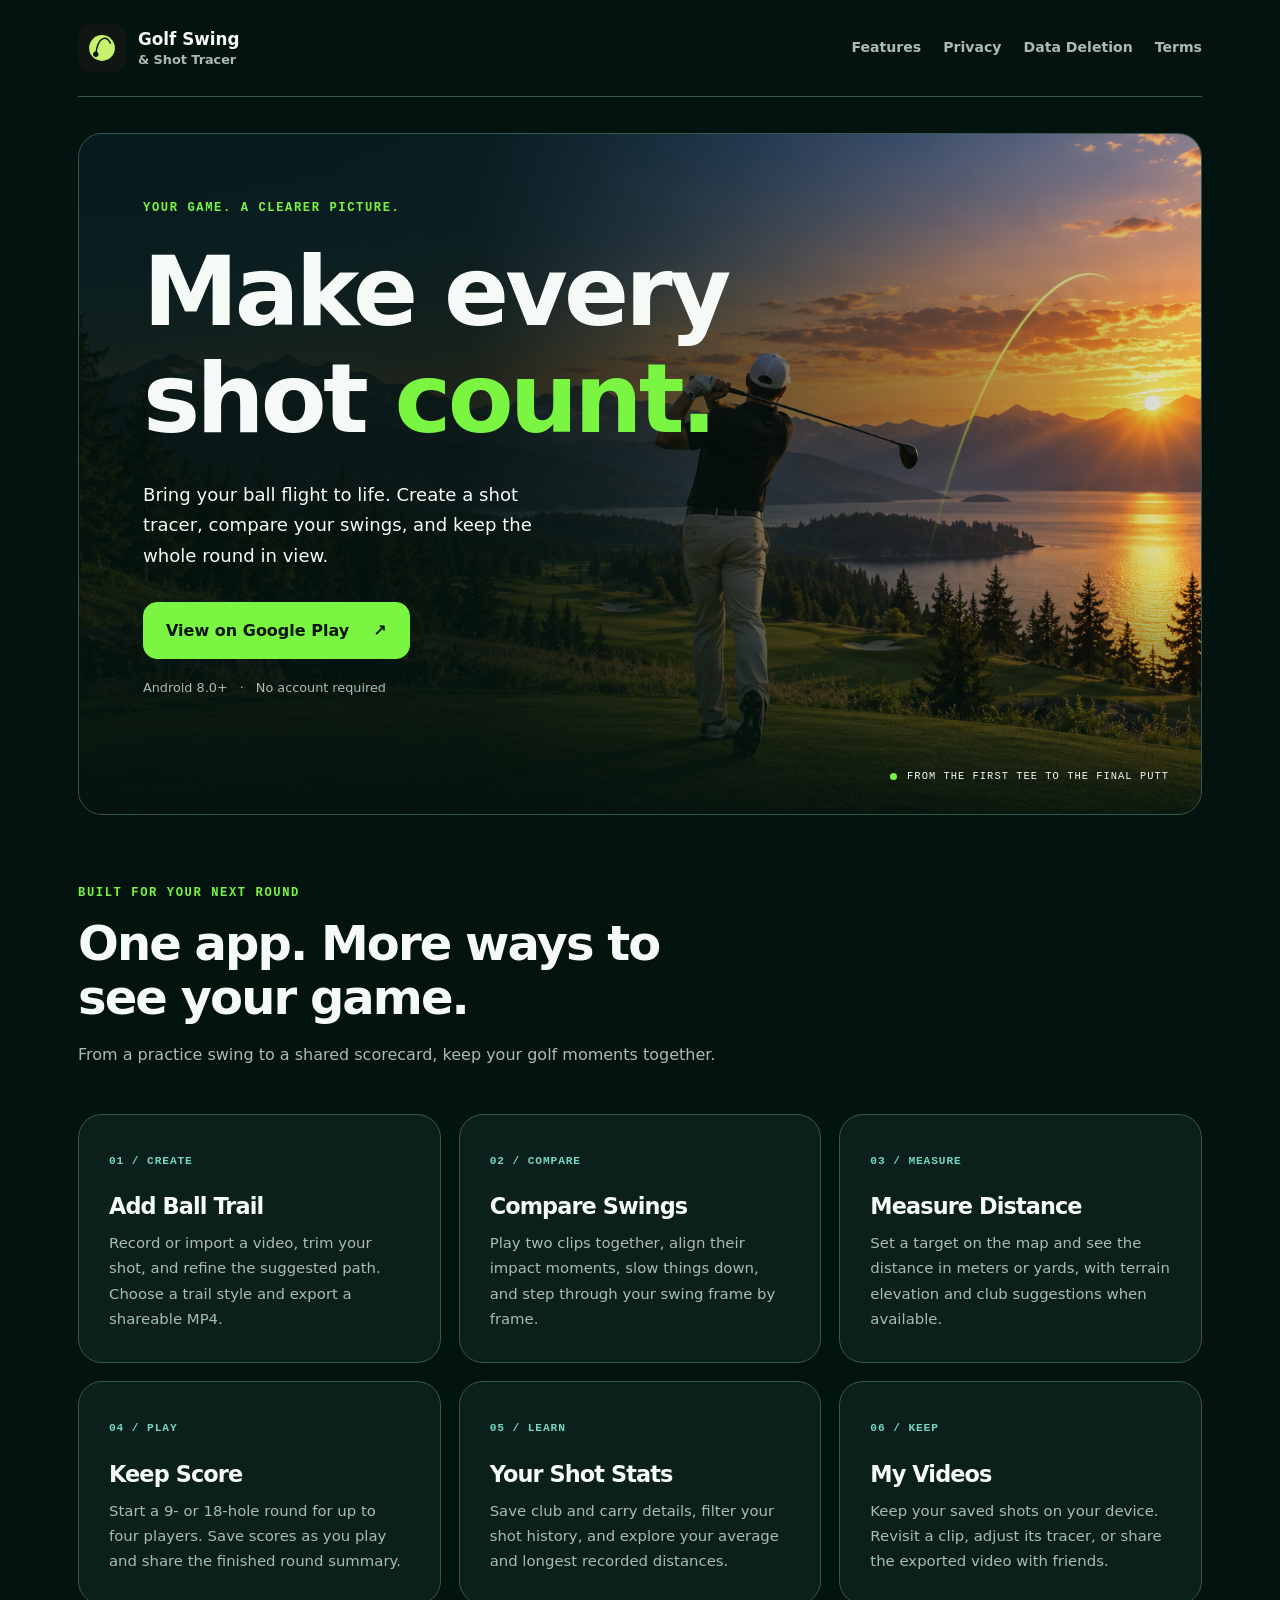
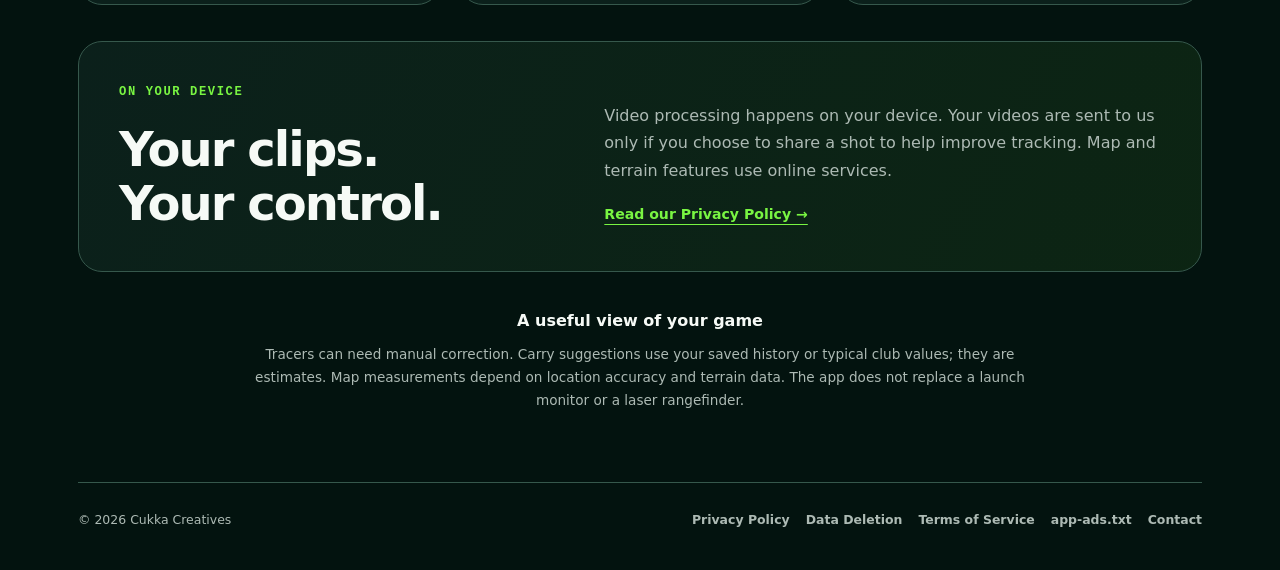
<file: index.html>
<!doctype html>
<html lang="en">
<head>
  <meta charset="utf-8" />
  <meta name="viewport" content="width=device-width, initial-scale=1" />
  <meta name="description" content="Trace your golf shots, compare swings, measure map distances, and keep your scorecard with Golf Swing &amp; Shot Tracer for Android." />
  <meta name="theme-color" content="#03130f" />
  <title>Golf Swing &amp; Shot Tracer — Make every shot count</title>
  <link rel="icon" type="image/svg+xml" href="./logo.svg" />
  <link rel="stylesheet" href="./styles.css" />
</head>
<body>
  <a class="skip-link" href="#main">Skip to content</a>
  <header class="site-header">
    <a class="brand" href="./" aria-label="Golf Swing &amp; Shot Tracer home">
      <img src="./logo.svg" alt="" width="48" height="48" />
      <span>Golf Swing <span class="brand-subtitle">&amp; Shot Tracer</span></span>
    </a>
    <nav aria-label="Main navigation">
      <a href="#features">Features</a>
      <a href="./privacy-policy.html">Privacy</a>
      <a href="./data-deletion.html">Data Deletion</a>
      <a href="./terms-of-service.html">Terms</a>
    </nav>
  </header>
  <main id="main">
    <section class="hero" aria-labelledby="hero-title">
      <div class="hero-copy">
        <p class="eyebrow">YOUR GAME. A CLEARER PICTURE.</p>
        <h1 id="hero-title">Make every<br />shot <span>count.</span></h1>
        <p class="lede">Bring your ball flight to life. Create a shot tracer, compare your swings, and keep the whole round in view.</p>
        <a class="button" href="https://play.google.com/store/apps/details?id=com.cukkacreatives.golf.shot.swing.trace">View on Google Play <span aria-hidden="true">↗</span></a>
        <p class="hero-note">Android 8.0+ <span aria-hidden="true">·</span> No account required</p>
      </div>
      <div class="hero-caption" aria-hidden="true"><span class="live-dot"></span> FROM THE FIRST TEE TO THE FINAL PUTT</div>
    </section>
    <section class="intro" aria-labelledby="features-title">
      <p class="eyebrow">BUILT FOR YOUR NEXT ROUND</p>
      <h2 id="features-title">One app. More ways to see your game.</h2>
      <p>From a practice swing to a shared scorecard, keep your golf moments together.</p>
    </section>
    <section class="feature-grid" id="features" aria-label="App features">
      <article><span class="feature-number">01 / CREATE</span><h3>Add Ball Trail</h3><p>Record or import a video, trim your shot, and refine the suggested path. Choose a trail style and export a shareable MP4.</p></article>
      <article><span class="feature-number">02 / COMPARE</span><h3>Compare Swings</h3><p>Play two clips together, align their impact moments, slow things down, and step through your swing frame by frame.</p></article>
      <article><span class="feature-number">03 / MEASURE</span><h3>Measure Distance</h3><p>Set a target on the map and see the distance in meters or yards, with terrain elevation and club suggestions when available.</p></article>
      <article><span class="feature-number">04 / PLAY</span><h3>Keep Score</h3><p>Start a 9- or 18-hole round for up to four players. Save scores as you play and share the finished round summary.</p></article>
      <article><span class="feature-number">05 / LEARN</span><h3>Your Shot Stats</h3><p>Save club and carry details, filter your shot history, and explore your average and longest recorded distances.</p></article>
      <article><span class="feature-number">06 / KEEP</span><h3>My Videos</h3><p>Keep your saved shots on your device. Revisit a clip, adjust its tracer, or share the exported video with friends.</p></article>
    </section>
    <section class="notice" aria-labelledby="privacy-title">
      <div><p class="eyebrow">ON YOUR DEVICE</p><h2 id="privacy-title">Your clips.<br />Your control.</h2></div>
      <div><p>Video processing happens on your device. Your videos are sent to us only if you choose to share a shot to help improve tracking. Map and terrain features use online services.</p><a href="./privacy-policy.html">Read our Privacy Policy <span aria-hidden="true">→</span></a></div>
    </section>
    <section class="accuracy-note" aria-labelledby="accuracy-title">
      <h2 id="accuracy-title">A useful view of your game</h2>
      <p>Tracers can need manual correction. Carry suggestions use your saved history or typical club values; they are estimates. Map measurements depend on location accuracy and terrain data. The app does not replace a launch monitor or a laser rangefinder.</p>
    </section>
  </main>
  <footer>
    <p>© 2026 Cukka Creatives</p>
    <nav aria-label="Footer navigation">
      <a href="./privacy-policy.html">Privacy Policy</a>
      <a href="./data-deletion.html">Data Deletion</a>
      <a href="./terms-of-service.html">Terms of Service</a>
      <a href="./app-ads.txt">app-ads.txt</a>
      <a href="mailto:cukkacreatives@gmail.com">Contact</a>
    </nav>
  </footer>
</body>
</html>
</file>
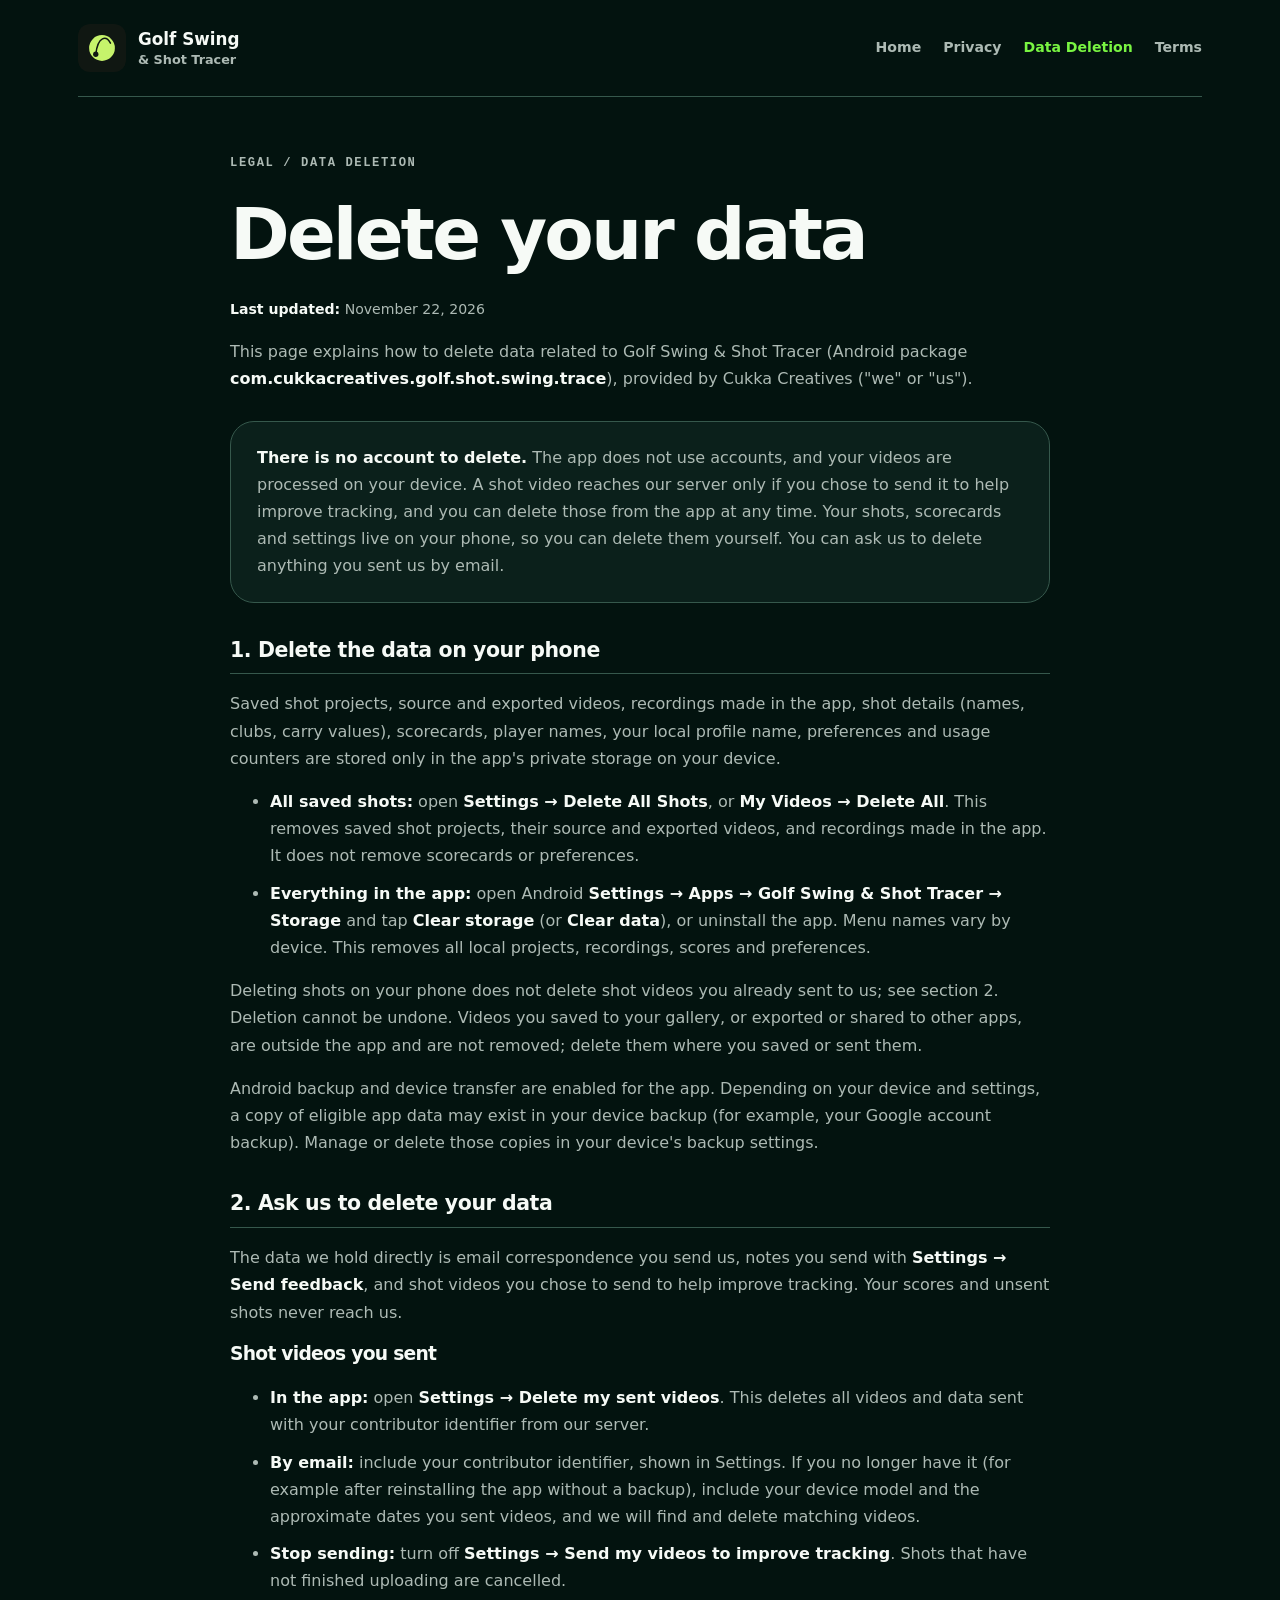
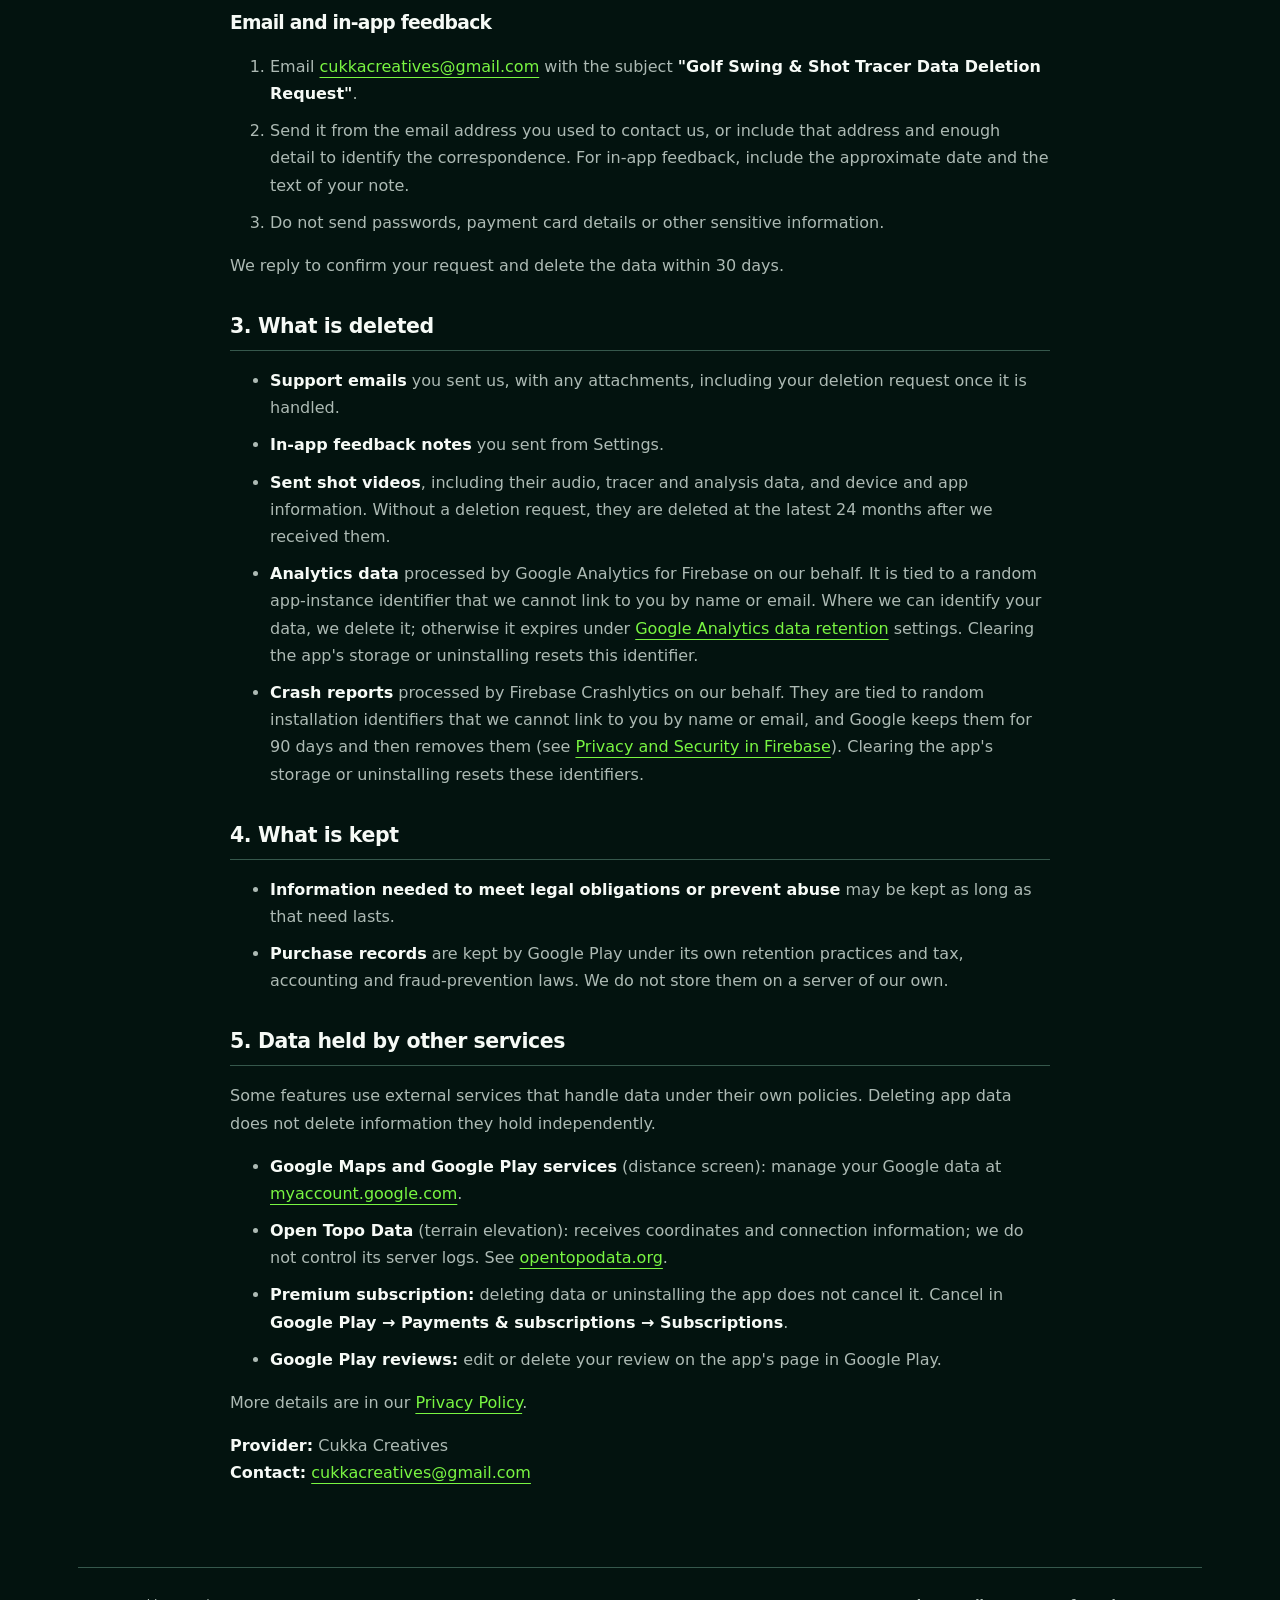
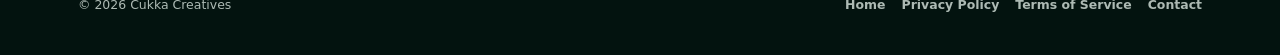
<file: data-deletion.html>
<!doctype html>
<html lang="en">
<head>
  <meta charset="utf-8" />
  <meta name="viewport" content="width=device-width, initial-scale=1" />
  <meta name="description" content="How to delete your Golf Swing &amp; Shot Tracer data or request its deletion." />
  <meta name="theme-color" content="#03130f" />
  <title>Golf Swing &amp; Shot Tracer — Data Deletion</title>
  <link rel="icon" type="image/svg+xml" href="./logo.svg" />
  <link rel="stylesheet" href="./styles.css" />
</head>
<body>
  <a class="skip-link" href="#main">Skip to content</a>
  <header class="site-header">
    <a class="brand" href="./" aria-label="Golf Swing &amp; Shot Tracer home"><img src="./logo.svg" alt="" width="48" height="48" /><span>Golf Swing <span class="brand-subtitle">&amp; Shot Tracer</span></span></a>
    <nav aria-label="Main navigation"><a href="./">Home</a><a href="./privacy-policy.html">Privacy</a><a href="./data-deletion.html" aria-current="page">Data Deletion</a><a href="./terms-of-service.html">Terms</a></nav>
  </header>
  <main class="legal" id="main">
    <p class="eyebrow">LEGAL / DATA DELETION</p>
    <h1>Delete your data</h1>
    <p class="updated"><strong>Last updated:</strong> November 22, 2026</p>
    <p>This page explains how to delete data related to Golf Swing &amp; Shot Tracer (Android package <strong>com.cukkacreatives.golf.shot.swing.trace</strong>), provided by Cukka Creatives ("we" or "us").</p>
    <div class="legal-summary"><p><strong>There is no account to delete.</strong> The app does not use accounts, and your videos are processed on your device. A shot video reaches our server only if you chose to send it to help improve tracking, and you can delete those from the app at any time. Your shots, scorecards and settings live on your phone, so you can delete them yourself. You can ask us to delete anything you sent us by email.</p></div>

    <h2>1. Delete the data on your phone</h2>
    <p>Saved shot projects, source and exported videos, recordings made in the app, shot details (names, clubs, carry values), scorecards, player names, your local profile name, preferences and usage counters are stored only in the app's private storage on your device.</p>
    <ul>
      <li><strong>All saved shots:</strong> open <strong>Settings → Delete All Shots</strong>, or <strong>My Videos → Delete All</strong>. This removes saved shot projects, their source and exported videos, and recordings made in the app. It does not remove scorecards or preferences.</li>
      <li><strong>Everything in the app:</strong> open Android <strong>Settings → Apps → Golf Swing &amp; Shot Tracer → Storage</strong> and tap <strong>Clear storage</strong> (or <strong>Clear data</strong>), or uninstall the app. Menu names vary by device. This removes all local projects, recordings, scores and preferences.</li>
    </ul>
    <p>Deleting shots on your phone does not delete shot videos you already sent to us; see section 2. Deletion cannot be undone. Videos you saved to your gallery, or exported or shared to other apps, are outside the app and are not removed; delete them where you saved or sent them.</p>
    <p>Android backup and device transfer are enabled for the app. Depending on your device and settings, a copy of eligible app data may exist in your device backup (for example, your Google account backup). Manage or delete those copies in your device's backup settings.</p>

    <h2>2. Ask us to delete your data</h2>
    <p>The data we hold directly is email correspondence you send us, notes you send with <strong>Settings → Send feedback</strong>, and shot videos you chose to send to help improve tracking. Your scores and unsent shots never reach us.</p>
    <h3>Shot videos you sent</h3>
    <ul>
      <li><strong>In the app:</strong> open <strong>Settings → Delete my sent videos</strong>. This deletes all videos and data sent with your contributor identifier from our server.</li>
      <li><strong>By email:</strong> include your contributor identifier, shown in Settings. If you no longer have it (for example after reinstalling the app without a backup), include your device model and the approximate dates you sent videos, and we will find and delete matching videos.</li>
      <li><strong>Stop sending:</strong> turn off <strong>Settings → Send my videos to improve tracking</strong>. Shots that have not finished uploading are cancelled.</li>
    </ul>
    <h3>Email and in-app feedback</h3>
    <ol>
      <li>Email <a href="mailto:cukkacreatives@gmail.com?subject=Golf%20Swing%20%26%20Shot%20Tracer%20Data%20Deletion%20Request">cukkacreatives@gmail.com</a> with the subject <strong>"Golf Swing &amp; Shot Tracer Data Deletion Request"</strong>.</li>
      <li>Send it from the email address you used to contact us, or include that address and enough detail to identify the correspondence. For in-app feedback, include the approximate date and the text of your note.</li>
      <li>Do not send passwords, payment card details or other sensitive information.</li>
    </ol>
    <p>We reply to confirm your request and delete the data within 30 days.</p>

    <h2>3. What is deleted</h2>
    <ul>
      <li><strong>Support emails</strong> you sent us, with any attachments, including your deletion request once it is handled.</li>
      <li><strong>In-app feedback notes</strong> you sent from Settings.</li>
      <li><strong>Sent shot videos</strong>, including their audio, tracer and analysis data, and device and app information. Without a deletion request, they are deleted at the latest 24 months after we received them.</li>
      <li><strong>Analytics data</strong> processed by Google Analytics for Firebase on our behalf. It is tied to a random app-instance identifier that we cannot link to you by name or email. Where we can identify your data, we delete it; otherwise it expires under <a href="https://support.google.com/analytics/answer/7667196" target="_blank" rel="noopener noreferrer">Google Analytics data retention</a> settings. Clearing the app's storage or uninstalling resets this identifier.</li>
      <li><strong>Crash reports</strong> processed by Firebase Crashlytics on our behalf. They are tied to random installation identifiers that we cannot link to you by name or email, and Google keeps them for 90 days and then removes them (see <a href="https://firebase.google.com/support/privacy" target="_blank" rel="noopener noreferrer">Privacy and Security in Firebase</a>). Clearing the app's storage or uninstalling resets these identifiers.</li>
    </ul>

    <h2>4. What is kept</h2>
    <ul>
      <li><strong>Information needed to meet legal obligations or prevent abuse</strong> may be kept as long as that need lasts.</li>
      <li><strong>Purchase records</strong> are kept by Google Play under its own retention practices and tax, accounting and fraud-prevention laws. We do not store them on a server of our own.</li>
    </ul>

    <h2>5. Data held by other services</h2>
    <p>Some features use external services that handle data under their own policies. Deleting app data does not delete information they hold independently.</p>
    <ul>
      <li><strong>Google Maps and Google Play services</strong> (distance screen): manage your Google data at <a href="https://myaccount.google.com/data-and-privacy" target="_blank" rel="noopener noreferrer">myaccount.google.com</a>.</li>
      <li><strong>Open Topo Data</strong> (terrain elevation): receives coordinates and connection information; we do not control its server logs. See <a href="https://www.opentopodata.org/" target="_blank" rel="noopener noreferrer">opentopodata.org</a>.</li>
      <li><strong>Premium subscription:</strong> deleting data or uninstalling the app does not cancel it. Cancel in <strong>Google Play → Payments &amp; subscriptions → Subscriptions</strong>.</li>
      <li><strong>Google Play reviews:</strong> edit or delete your review on the app's page in Google Play.</li>
    </ul>

    <p>More details are in our <a href="./privacy-policy.html">Privacy Policy</a>.</p>
    <p><strong>Provider:</strong> Cukka Creatives<br /><strong>Contact:</strong> <a href="mailto:cukkacreatives@gmail.com">cukkacreatives@gmail.com</a></p>
  </main>
  <footer>
    <p>© 2026 Cukka Creatives</p>
    <nav aria-label="Footer navigation">
      <a href="./">Home</a>
      <a href="./privacy-policy.html">Privacy Policy</a>
      <a href="./terms-of-service.html">Terms of Service</a>
      <a href="mailto:cukkacreatives@gmail.com">Contact</a>
    </nav>
  </footer>
</body>
</html>
</file>
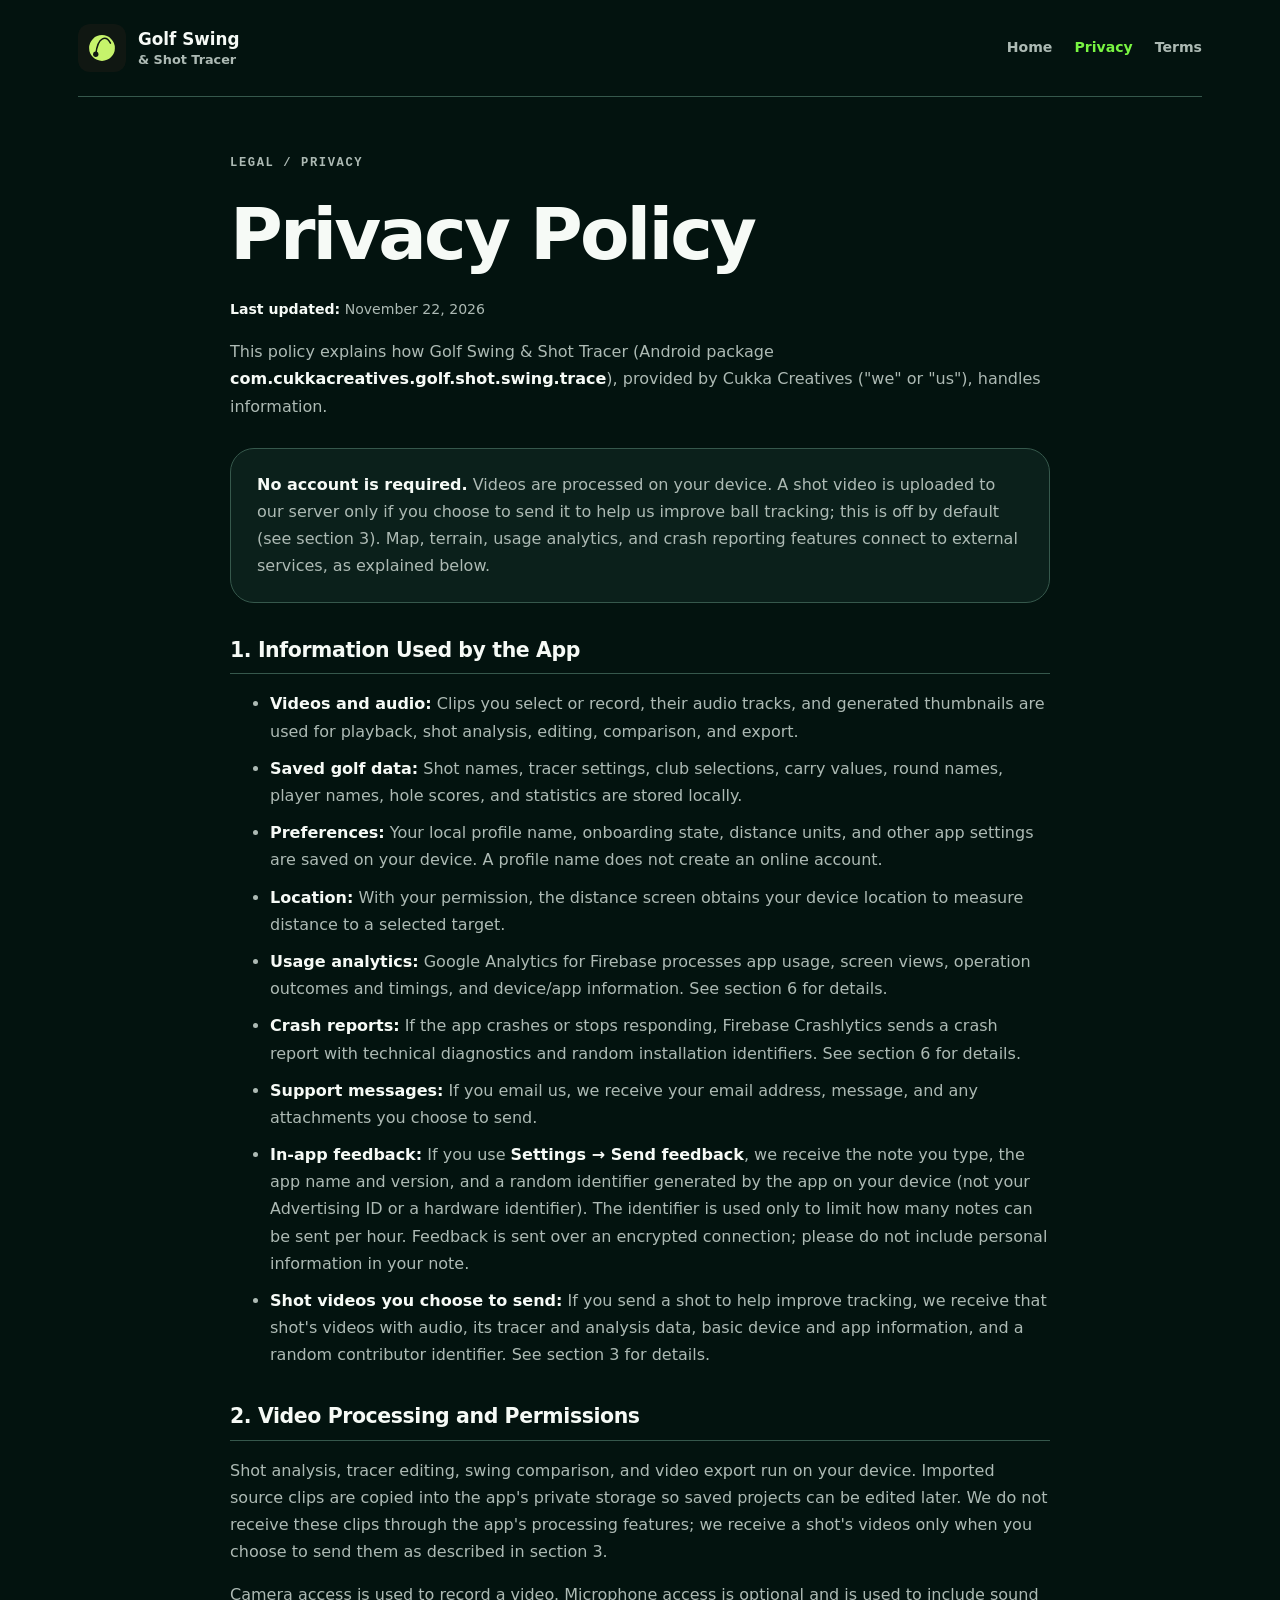
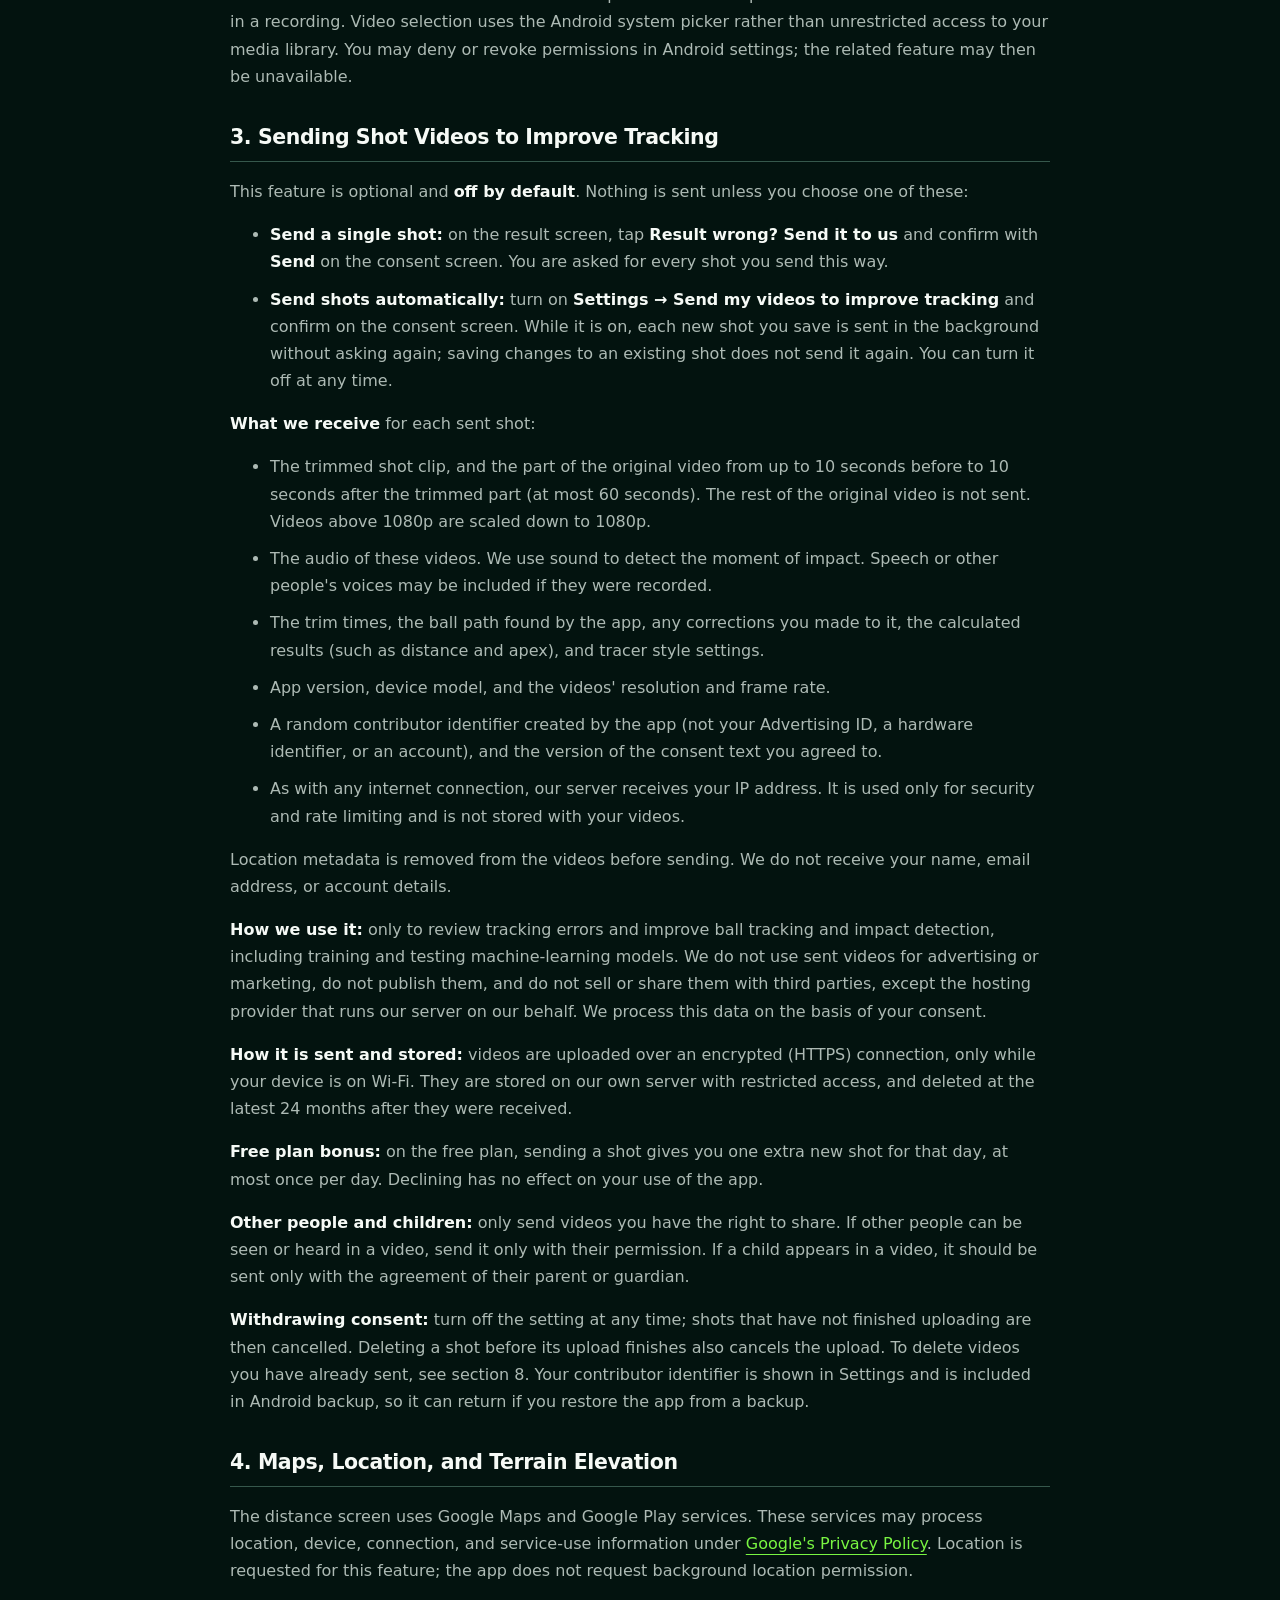
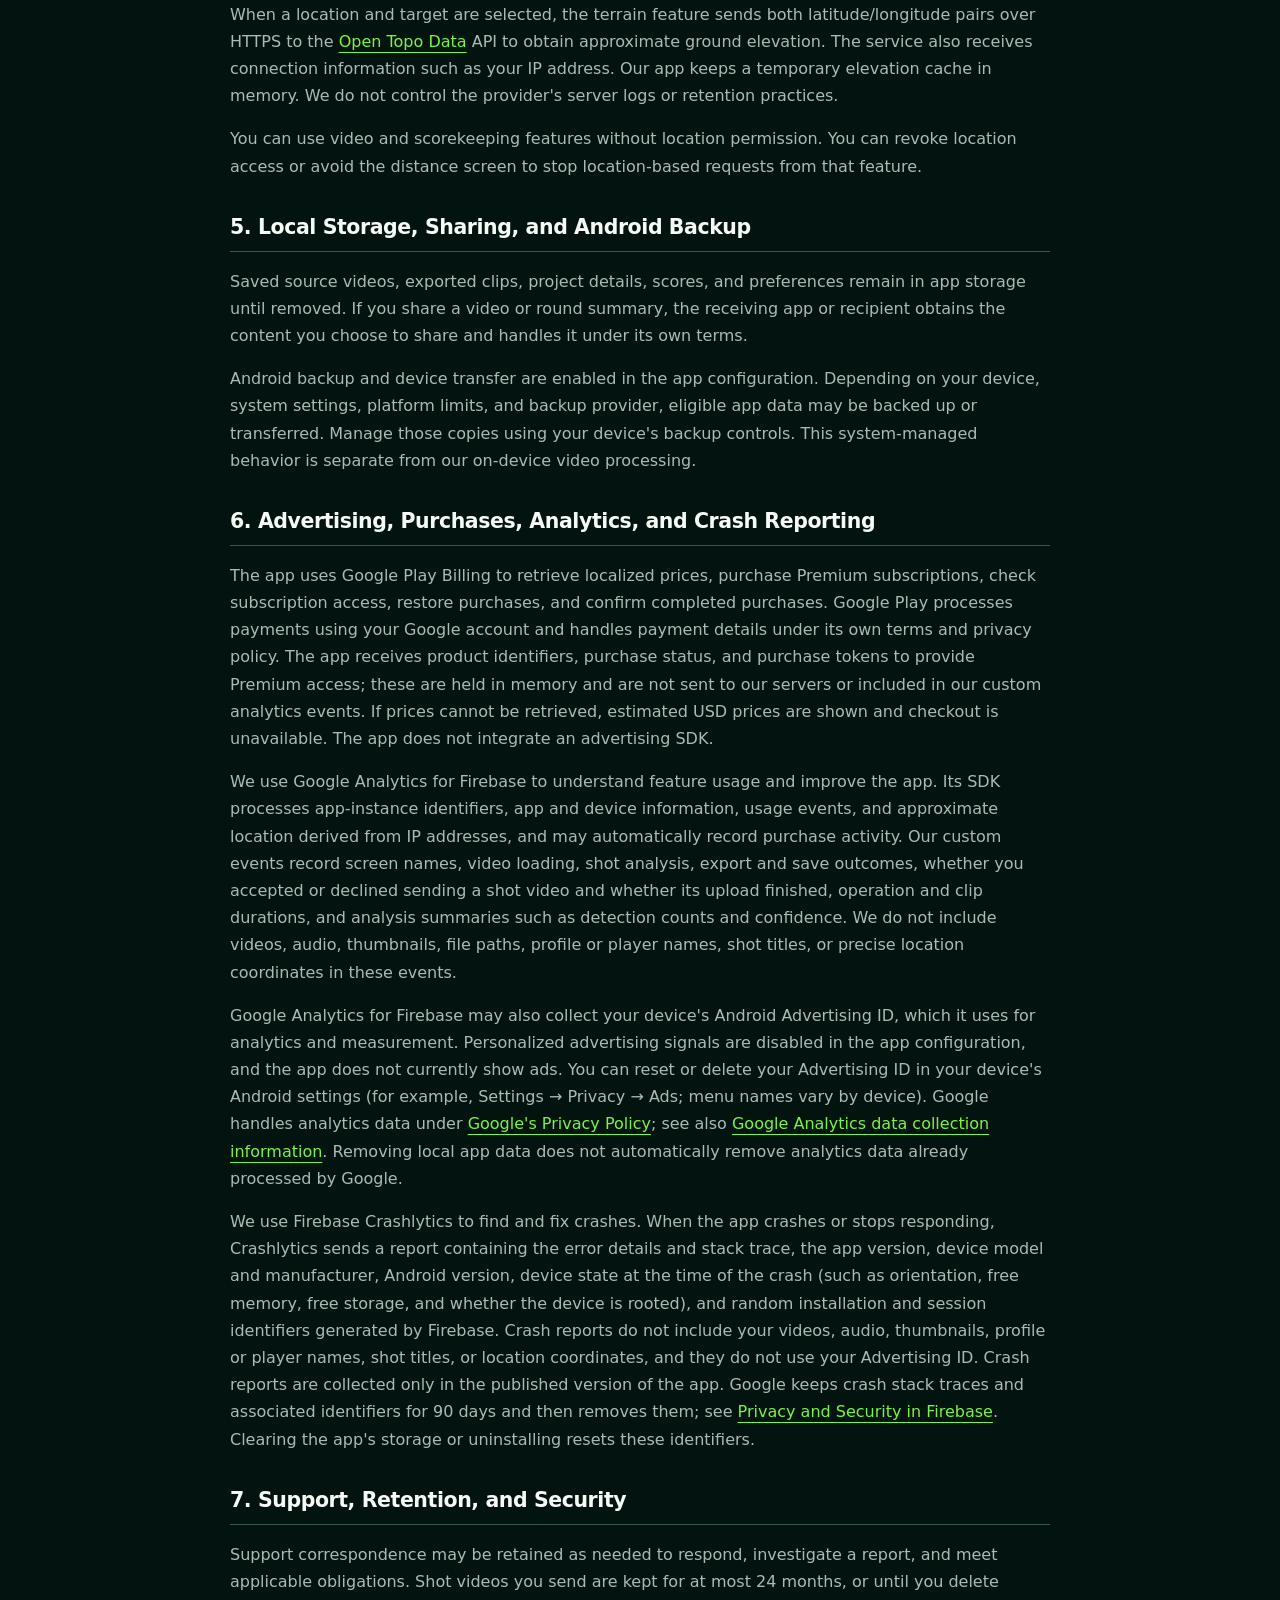
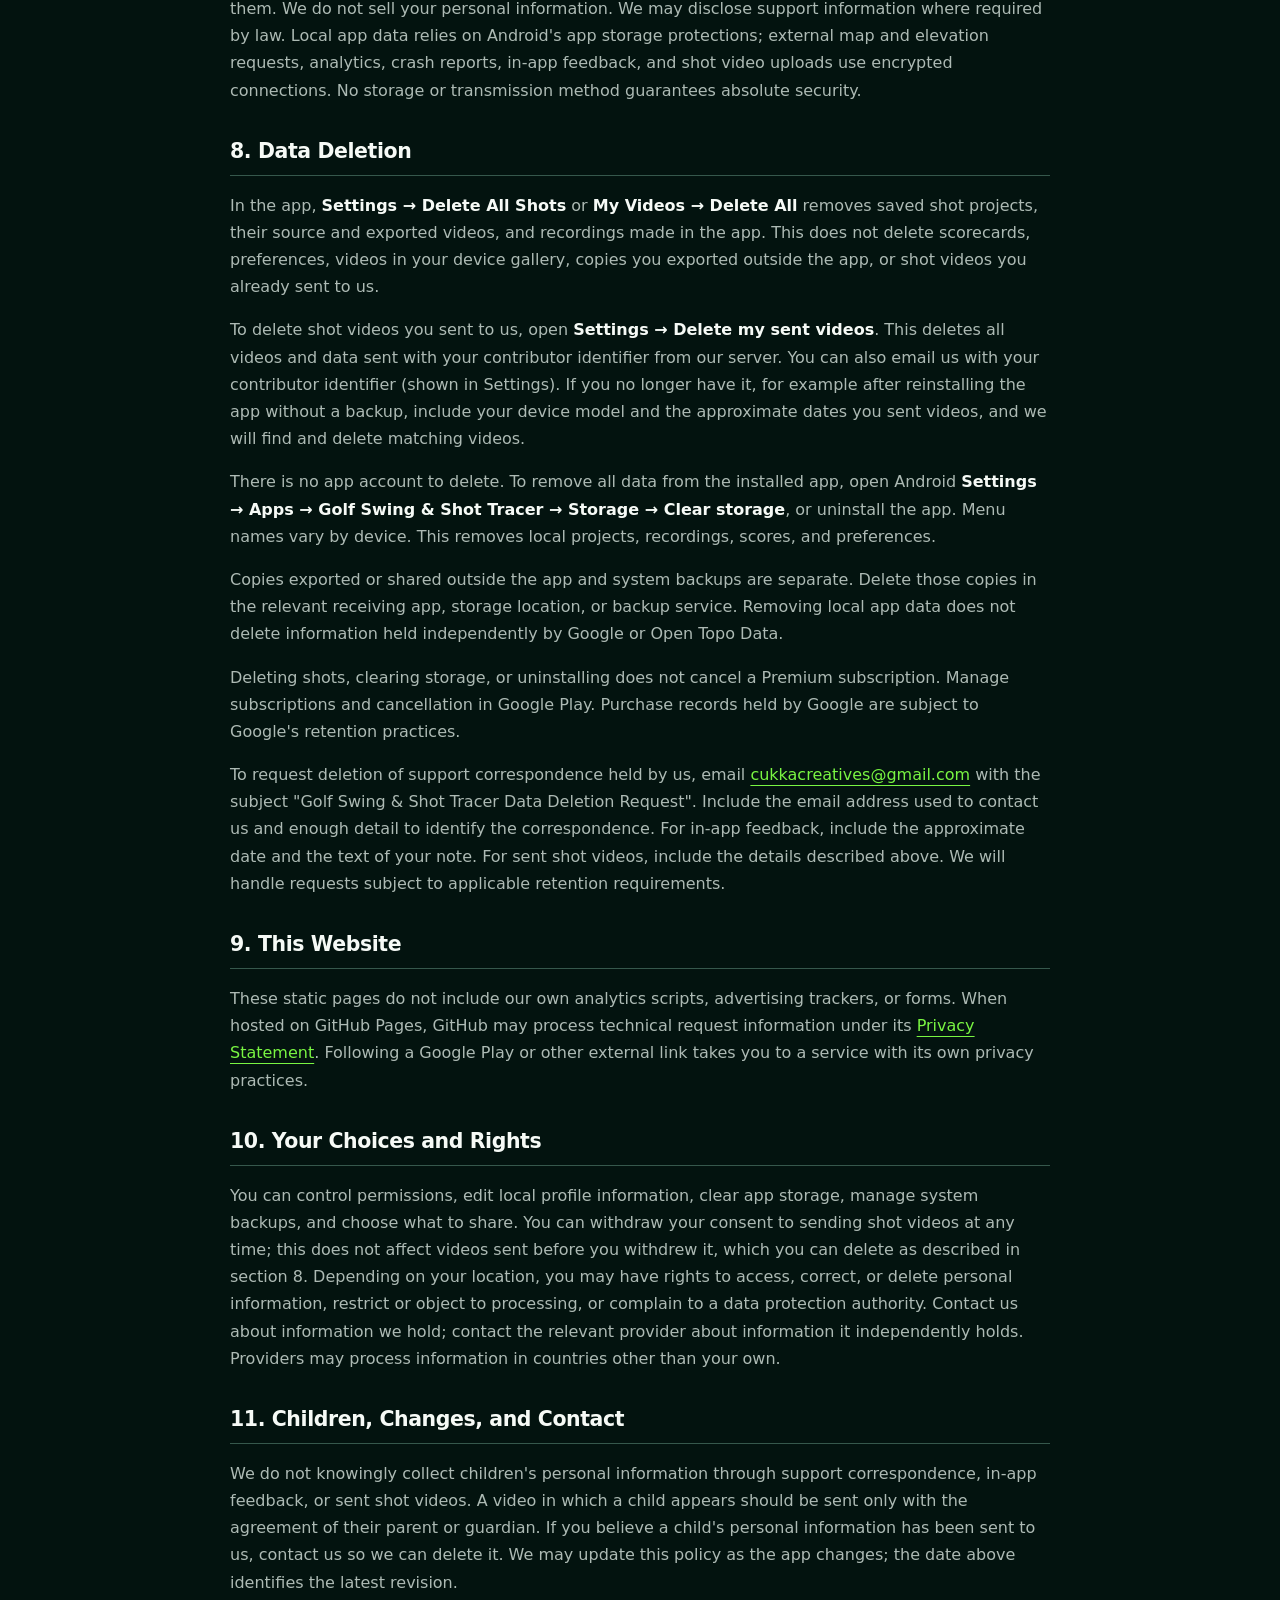
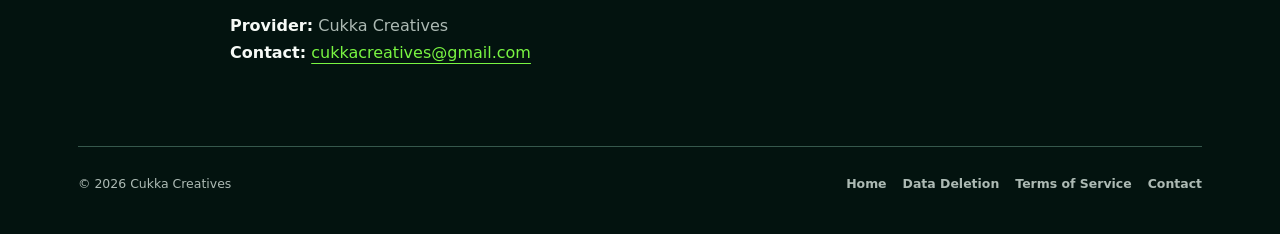
<file: privacy-policy.html>
<!doctype html>
<html lang="en">
<head>
  <meta charset="utf-8" />
  <meta name="viewport" content="width=device-width, initial-scale=1" />
  <meta name="description" content="Privacy, permissions, local storage, optional shot video sharing, location services, analytics, crash reporting, and data deletion for Golf Swing &amp; Shot Tracer." />
  <meta name="theme-color" content="#03130f" />
  <title>Golf Swing &amp; Shot Tracer — Privacy Policy</title>
  <link rel="icon" type="image/svg+xml" href="./logo.svg" />
  <link rel="stylesheet" href="./styles.css" />
</head>
<body>
  <a class="skip-link" href="#main">Skip to content</a>
  <header class="site-header">
    <a class="brand" href="./" aria-label="Golf Swing &amp; Shot Tracer home"><img src="./logo.svg" alt="" width="48" height="48" /><span>Golf Swing <span class="brand-subtitle">&amp; Shot Tracer</span></span></a>
    <nav aria-label="Main navigation"><a href="./">Home</a><a href="./privacy-policy.html" aria-current="page">Privacy</a><a href="./terms-of-service.html">Terms</a></nav>
  </header>
  <main class="legal" id="main">
    <p class="eyebrow">LEGAL / PRIVACY</p>
    <h1>Privacy Policy</h1>
    <p class="updated"><strong>Last updated:</strong> November 22, 2026</p>
    <p>This policy explains how Golf Swing &amp; Shot Tracer (Android package <strong>com.cukkacreatives.golf.shot.swing.trace</strong>), provided by Cukka Creatives ("we" or "us"), handles information.</p>
    <div class="legal-summary"><p><strong>No account is required.</strong> Videos are processed on your device. A shot video is uploaded to our server only if you choose to send it to help us improve ball tracking; this is off by default (see section 3). Map, terrain, usage analytics, and crash reporting features connect to external services, as explained below.</p></div>
    <h2>1. Information Used by the App</h2>
    <ul>
      <li><strong>Videos and audio:</strong> Clips you select or record, their audio tracks, and generated thumbnails are used for playback, shot analysis, editing, comparison, and export.</li>
      <li><strong>Saved golf data:</strong> Shot names, tracer settings, club selections, carry values, round names, player names, hole scores, and statistics are stored locally.</li>
      <li><strong>Preferences:</strong> Your local profile name, onboarding state, distance units, and other app settings are saved on your device. A profile name does not create an online account.</li>
      <li><strong>Location:</strong> With your permission, the distance screen obtains your device location to measure distance to a selected target.</li>
      <li><strong>Usage analytics:</strong> Google Analytics for Firebase processes app usage, screen views, operation outcomes and timings, and device/app information. See section 6 for details.</li>
      <li><strong>Crash reports:</strong> If the app crashes or stops responding, Firebase Crashlytics sends a crash report with technical diagnostics and random installation identifiers. See section 6 for details.</li>
      <li><strong>Support messages:</strong> If you email us, we receive your email address, message, and any attachments you choose to send.</li>
      <li><strong>In-app feedback:</strong> If you use <strong>Settings → Send feedback</strong>, we receive the note you type, the app name and version, and a random identifier generated by the app on your device (not your Advertising ID or a hardware identifier). The identifier is used only to limit how many notes can be sent per hour. Feedback is sent over an encrypted connection; please do not include personal information in your note.</li>
      <li><strong>Shot videos you choose to send:</strong> If you send a shot to help improve tracking, we receive that shot's videos with audio, its tracer and analysis data, basic device and app information, and a random contributor identifier. See section 3 for details.</li>
    </ul>
    <h2>2. Video Processing and Permissions</h2>
    <p>Shot analysis, tracer editing, swing comparison, and video export run on your device. Imported source clips are copied into the app's private storage so saved projects can be edited later. We do not receive these clips through the app's processing features; we receive a shot's videos only when you choose to send them as described in section 3.</p>
    <p>Camera access is used to record a video. Microphone access is optional and is used to include sound in a recording. Video selection uses the Android system picker rather than unrestricted access to your media library. You may deny or revoke permissions in Android settings; the related feature may then be unavailable.</p>
    <h2 id="shot-videos">3. Sending Shot Videos to Improve Tracking</h2>
    <p>This feature is optional and <strong>off by default</strong>. Nothing is sent unless you choose one of these:</p>
    <ul>
      <li><strong>Send a single shot:</strong> on the result screen, tap <strong>Result wrong? Send it to us</strong> and confirm with <strong>Send</strong> on the consent screen. You are asked for every shot you send this way.</li>
      <li><strong>Send shots automatically:</strong> turn on <strong>Settings → Send my videos to improve tracking</strong> and confirm on the consent screen. While it is on, each new shot you save is sent in the background without asking again; saving changes to an existing shot does not send it again. You can turn it off at any time.</li>
    </ul>
    <p><strong>What we receive</strong> for each sent shot:</p>
    <ul>
      <li>The trimmed shot clip, and the part of the original video from up to 10 seconds before to 10 seconds after the trimmed part (at most 60 seconds). The rest of the original video is not sent. Videos above 1080p are scaled down to 1080p.</li>
      <li>The audio of these videos. We use sound to detect the moment of impact. Speech or other people's voices may be included if they were recorded.</li>
      <li>The trim times, the ball path found by the app, any corrections you made to it, the calculated results (such as distance and apex), and tracer style settings.</li>
      <li>App version, device model, and the videos' resolution and frame rate.</li>
      <li>A random contributor identifier created by the app (not your Advertising ID, a hardware identifier, or an account), and the version of the consent text you agreed to.</li>
      <li>As with any internet connection, our server receives your IP address. It is used only for security and rate limiting and is not stored with your videos.</li>
    </ul>
    <p>Location metadata is removed from the videos before sending. We do not receive your name, email address, or account details.</p>
    <p><strong>How we use it:</strong> only to review tracking errors and improve ball tracking and impact detection, including training and testing machine-learning models. We do not use sent videos for advertising or marketing, do not publish them, and do not sell or share them with third parties, except the hosting provider that runs our server on our behalf. We process this data on the basis of your consent.</p>
    <p><strong>How it is sent and stored:</strong> videos are uploaded over an encrypted (HTTPS) connection, only while your device is on Wi-Fi. They are stored on our own server with restricted access, and deleted at the latest 24 months after they were received.</p>
    <p><strong>Free plan bonus:</strong> on the free plan, sending a shot gives you one extra new shot for that day, at most once per day. Declining has no effect on your use of the app.</p>
    <p><strong>Other people and children:</strong> only send videos you have the right to share. If other people can be seen or heard in a video, send it only with their permission. If a child appears in a video, it should be sent only with the agreement of their parent or guardian.</p>
    <p><strong>Withdrawing consent:</strong> turn off the setting at any time; shots that have not finished uploading are then cancelled. Deleting a shot before its upload finishes also cancels the upload. To delete videos you have already sent, see section 8. Your contributor identifier is shown in Settings and is included in Android backup, so it can return if you restore the app from a backup.</p>
    <h2>4. Maps, Location, and Terrain Elevation</h2>
    <p>The distance screen uses Google Maps and Google Play services. These services may process location, device, connection, and service-use information under <a href="https://policies.google.com/privacy">Google's Privacy Policy</a>. Location is requested for this feature; the app does not request background location permission.</p>
    <p>When a location and target are selected, the terrain feature sends both latitude/longitude pairs over HTTPS to the <a href="https://www.opentopodata.org/">Open Topo Data</a> API to obtain approximate ground elevation. The service also receives connection information such as your IP address. Our app keeps a temporary elevation cache in memory. We do not control the provider's server logs or retention practices.</p>
    <p>You can use video and scorekeeping features without location permission. You can revoke location access or avoid the distance screen to stop location-based requests from that feature.</p>
    <h2>5. Local Storage, Sharing, and Android Backup</h2>
    <p>Saved source videos, exported clips, project details, scores, and preferences remain in app storage until removed. If you share a video or round summary, the receiving app or recipient obtains the content you choose to share and handles it under its own terms.</p>
    <p>Android backup and device transfer are enabled in the app configuration. Depending on your device, system settings, platform limits, and backup provider, eligible app data may be backed up or transferred. Manage those copies using your device's backup controls. This system-managed behavior is separate from our on-device video processing.</p>
    <h2>6. Advertising, Purchases, Analytics, and Crash Reporting</h2>
    <p>The app uses Google Play Billing to retrieve localized prices, purchase Premium subscriptions, check subscription access, restore purchases, and confirm completed purchases. Google Play processes payments using your Google account and handles payment details under its own terms and privacy policy. The app receives product identifiers, purchase status, and purchase tokens to provide Premium access; these are held in memory and are not sent to our servers or included in our custom analytics events. If prices cannot be retrieved, estimated USD prices are shown and checkout is unavailable. The app does not integrate an advertising SDK.</p>
    <p>We use Google Analytics for Firebase to understand feature usage and improve the app. Its SDK processes app-instance identifiers, app and device information, usage events, and approximate location derived from IP addresses, and may automatically record purchase activity. Our custom events record screen names, video loading, shot analysis, export and save outcomes, whether you accepted or declined sending a shot video and whether its upload finished, operation and clip durations, and analysis summaries such as detection counts and confidence. We do not include videos, audio, thumbnails, file paths, profile or player names, shot titles, or precise location coordinates in these events.</p>
    <p>Google Analytics for Firebase may also collect your device's Android Advertising ID, which it uses for analytics and measurement. Personalized advertising signals are disabled in the app configuration, and the app does not currently show ads. You can reset or delete your Advertising ID in your device's Android settings (for example, Settings → Privacy → Ads; menu names vary by device). Google handles analytics data under <a href="https://policies.google.com/privacy">Google's Privacy Policy</a>; see also <a href="https://support.google.com/analytics/answer/11582702">Google Analytics data collection information</a>. Removing local app data does not automatically remove analytics data already processed by Google.</p>
    <p>We use Firebase Crashlytics to find and fix crashes. When the app crashes or stops responding, Crashlytics sends a report containing the error details and stack trace, the app version, device model and manufacturer, Android version, device state at the time of the crash (such as orientation, free memory, free storage, and whether the device is rooted), and random installation and session identifiers generated by Firebase. Crash reports do not include your videos, audio, thumbnails, profile or player names, shot titles, or location coordinates, and they do not use your Advertising ID. Crash reports are collected only in the published version of the app. Google keeps crash stack traces and associated identifiers for 90 days and then removes them; see <a href="https://firebase.google.com/support/privacy">Privacy and Security in Firebase</a>. Clearing the app's storage or uninstalling resets these identifiers.</p>
    <h2>7. Support, Retention, and Security</h2>
    <p>Support correspondence may be retained as needed to respond, investigate a report, and meet applicable obligations. Shot videos you send are kept for at most 24 months, or until you delete them. We do not sell your personal information. We may disclose support information where required by law. Local app data relies on Android's app storage protections; external map and elevation requests, analytics, crash reports, in-app feedback, and shot video uploads use encrypted connections. No storage or transmission method guarantees absolute security.</p>
    <h2 id="data-deletion">8. Data Deletion</h2>
    <p>In the app, <strong>Settings → Delete All Shots</strong> or <strong>My Videos → Delete All</strong> removes saved shot projects, their source and exported videos, and recordings made in the app. This does not delete scorecards, preferences, videos in your device gallery, copies you exported outside the app, or shot videos you already sent to us.</p>
    <p>To delete shot videos you sent to us, open <strong>Settings → Delete my sent videos</strong>. This deletes all videos and data sent with your contributor identifier from our server. You can also email us with your contributor identifier (shown in Settings). If you no longer have it, for example after reinstalling the app without a backup, include your device model and the approximate dates you sent videos, and we will find and delete matching videos.</p>
    <p>There is no app account to delete. To remove all data from the installed app, open Android <strong>Settings → Apps → Golf Swing &amp; Shot Tracer → Storage → Clear storage</strong>, or uninstall the app. Menu names vary by device. This removes local projects, recordings, scores, and preferences.</p>
    <p>Copies exported or shared outside the app and system backups are separate. Delete those copies in the relevant receiving app, storage location, or backup service. Removing local app data does not delete information held independently by Google or Open Topo Data.</p>
    <p>Deleting shots, clearing storage, or uninstalling does not cancel a Premium subscription. Manage subscriptions and cancellation in Google Play. Purchase records held by Google are subject to Google's retention practices.</p>
    <p>To request deletion of support correspondence held by us, email <a href="mailto:cukkacreatives@gmail.com?subject=Golf%20Swing%20%26%20Shot%20Tracer%20Data%20Deletion%20Request">cukkacreatives@gmail.com</a> with the subject "Golf Swing &amp; Shot Tracer Data Deletion Request". Include the email address used to contact us and enough detail to identify the correspondence. For in-app feedback, include the approximate date and the text of your note. For sent shot videos, include the details described above. We will handle requests subject to applicable retention requirements.</p>
    <h2>9. This Website</h2>
    <p>These static pages do not include our own analytics scripts, advertising trackers, or forms. When hosted on GitHub Pages, GitHub may process technical request information under its <a href="https://docs.github.com/en/site-policy/privacy-policies/github-general-privacy-statement">Privacy Statement</a>. Following a Google Play or other external link takes you to a service with its own privacy practices.</p>
    <h2>10. Your Choices and Rights</h2>
    <p>You can control permissions, edit local profile information, clear app storage, manage system backups, and choose what to share. You can withdraw your consent to sending shot videos at any time; this does not affect videos sent before you withdrew it, which you can delete as described in section 8. Depending on your location, you may have rights to access, correct, or delete personal information, restrict or object to processing, or complain to a data protection authority. Contact us about information we hold; contact the relevant provider about information it independently holds. Providers may process information in countries other than your own.</p>
    <h2>11. Children, Changes, and Contact</h2>
    <p>We do not knowingly collect children's personal information through support correspondence, in-app feedback, or sent shot videos. A video in which a child appears should be sent only with the agreement of their parent or guardian. If you believe a child's personal information has been sent to us, contact us so we can delete it. We may update this policy as the app changes; the date above identifies the latest revision.</p>
    <p><strong>Provider:</strong> Cukka Creatives<br /><strong>Contact:</strong> <a href="mailto:cukkacreatives@gmail.com">cukkacreatives@gmail.com</a></p>
  </main>
  <footer><p>© 2026 Cukka Creatives</p><nav aria-label="Footer navigation"><a href="./">Home</a><a href="./data-deletion.html">Data Deletion</a><a href="./terms-of-service.html">Terms of Service</a><a href="mailto:cukkacreatives@gmail.com">Contact</a></nav></footer>
</body>
</html>
</file>
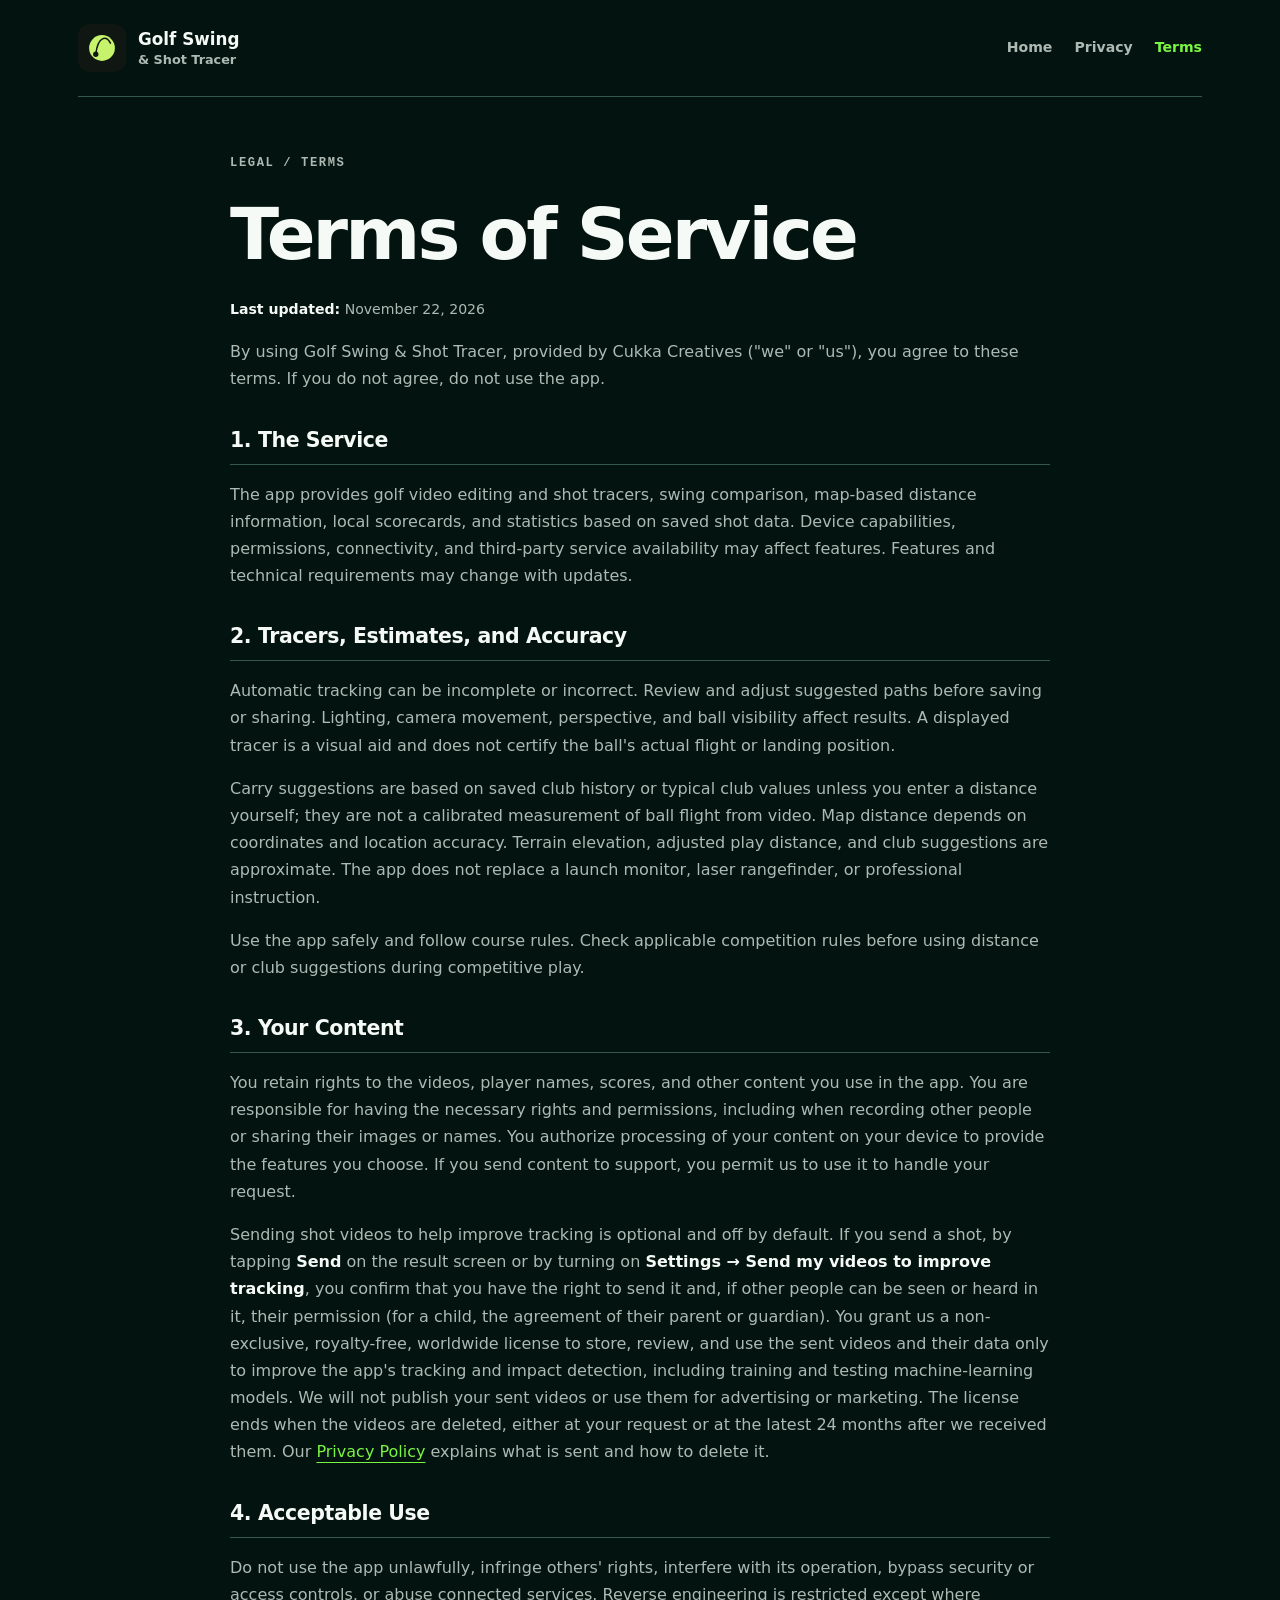
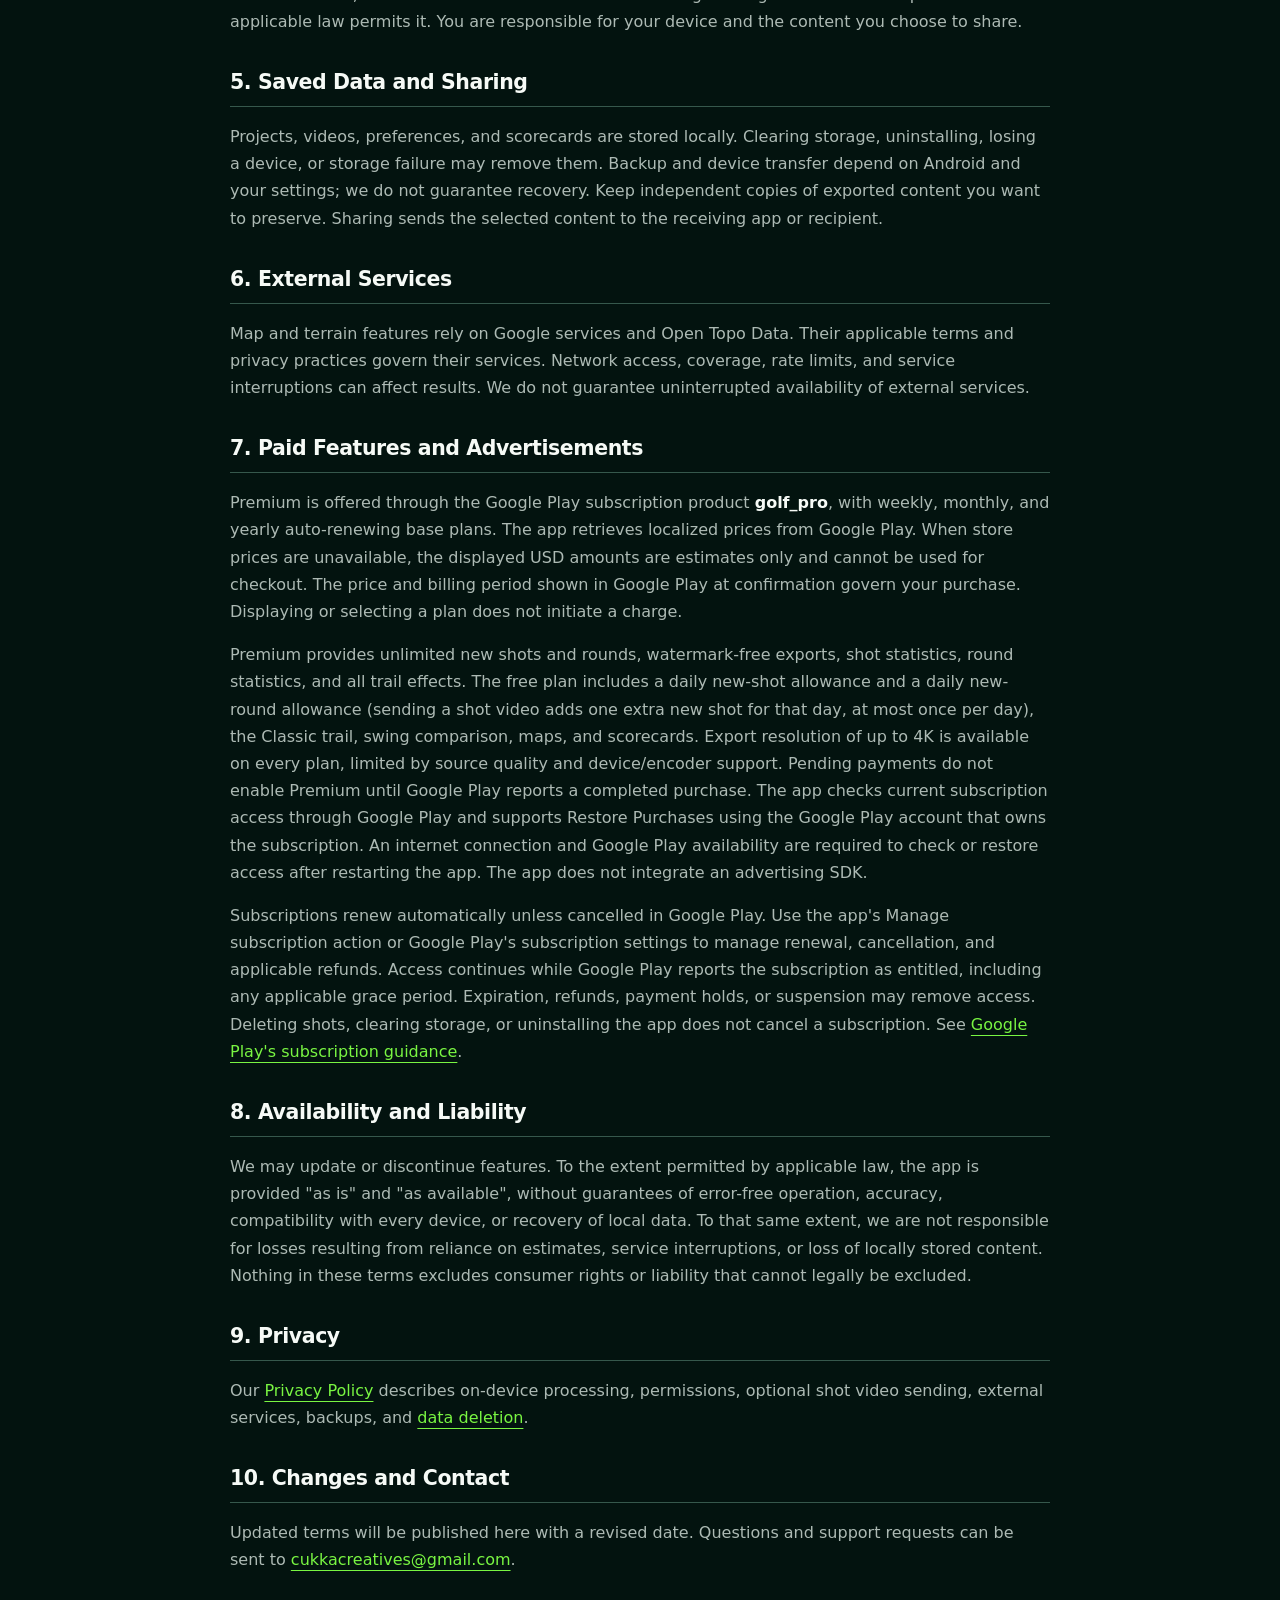
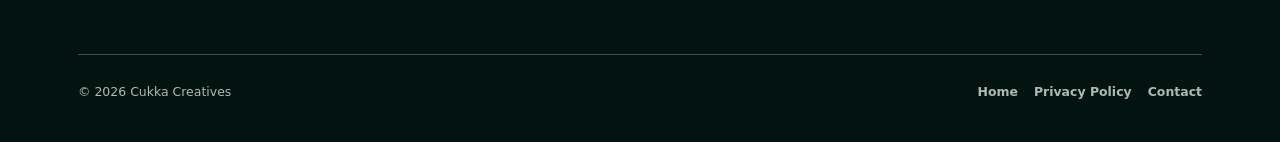
<file: terms-of-service.html>
<!doctype html>
<html lang="en">
<head>
  <meta charset="utf-8" />
  <meta name="viewport" content="width=device-width, initial-scale=1" />
  <meta name="description" content="Terms of Service for Golf Swing &amp; Shot Tracer, including video editing, distance estimates, saved data, and acceptable use." />
  <meta name="theme-color" content="#03130f" />
  <title>Golf Swing &amp; Shot Tracer — Terms of Service</title>
  <link rel="icon" type="image/svg+xml" href="./logo.svg" />
  <link rel="stylesheet" href="./styles.css" />
</head>
<body>
  <a class="skip-link" href="#main">Skip to content</a>
  <header class="site-header">
    <a class="brand" href="./" aria-label="Golf Swing &amp; Shot Tracer home"><img src="./logo.svg" alt="" width="48" height="48" /><span>Golf Swing <span class="brand-subtitle">&amp; Shot Tracer</span></span></a>
    <nav aria-label="Main navigation"><a href="./">Home</a><a href="./privacy-policy.html">Privacy</a><a href="./terms-of-service.html" aria-current="page">Terms</a></nav>
  </header>
  <main class="legal" id="main">
    <p class="eyebrow">LEGAL / TERMS</p>
    <h1>Terms of Service</h1>
    <p class="updated"><strong>Last updated:</strong> November 22, 2026</p>
    <p>By using Golf Swing &amp; Shot Tracer, provided by Cukka Creatives ("we" or "us"), you agree to these terms. If you do not agree, do not use the app.</p>
    <h2>1. The Service</h2>
    <p>The app provides golf video editing and shot tracers, swing comparison, map-based distance information, local scorecards, and statistics based on saved shot data. Device capabilities, permissions, connectivity, and third-party service availability may affect features. Features and technical requirements may change with updates.</p>
    <h2>2. Tracers, Estimates, and Accuracy</h2>
    <p>Automatic tracking can be incomplete or incorrect. Review and adjust suggested paths before saving or sharing. Lighting, camera movement, perspective, and ball visibility affect results. A displayed tracer is a visual aid and does not certify the ball's actual flight or landing position.</p>
    <p>Carry suggestions are based on saved club history or typical club values unless you enter a distance yourself; they are not a calibrated measurement of ball flight from video. Map distance depends on coordinates and location accuracy. Terrain elevation, adjusted play distance, and club suggestions are approximate. The app does not replace a launch monitor, laser rangefinder, or professional instruction.</p>
    <p>Use the app safely and follow course rules. Check applicable competition rules before using distance or club suggestions during competitive play.</p>
    <h2>3. Your Content</h2>
    <p>You retain rights to the videos, player names, scores, and other content you use in the app. You are responsible for having the necessary rights and permissions, including when recording other people or sharing their images or names. You authorize processing of your content on your device to provide the features you choose. If you send content to support, you permit us to use it to handle your request.</p>
    <p>Sending shot videos to help improve tracking is optional and off by default. If you send a shot, by tapping <strong>Send</strong> on the result screen or by turning on <strong>Settings → Send my videos to improve tracking</strong>, you confirm that you have the right to send it and, if other people can be seen or heard in it, their permission (for a child, the agreement of their parent or guardian). You grant us a non-exclusive, royalty-free, worldwide license to store, review, and use the sent videos and their data only to improve the app's tracking and impact detection, including training and testing machine-learning models. We will not publish your sent videos or use them for advertising or marketing. The license ends when the videos are deleted, either at your request or at the latest 24 months after we received them. Our <a href="./privacy-policy.html#shot-videos">Privacy Policy</a> explains what is sent and how to delete it.</p>
    <h2>4. Acceptable Use</h2>
    <p>Do not use the app unlawfully, infringe others' rights, interfere with its operation, bypass security or access controls, or abuse connected services. Reverse engineering is restricted except where applicable law permits it. You are responsible for your device and the content you choose to share.</p>
    <h2>5. Saved Data and Sharing</h2>
    <p>Projects, videos, preferences, and scorecards are stored locally. Clearing storage, uninstalling, losing a device, or storage failure may remove them. Backup and device transfer depend on Android and your settings; we do not guarantee recovery. Keep independent copies of exported content you want to preserve. Sharing sends the selected content to the receiving app or recipient.</p>
    <h2>6. External Services</h2>
    <p>Map and terrain features rely on Google services and Open Topo Data. Their applicable terms and privacy practices govern their services. Network access, coverage, rate limits, and service interruptions can affect results. We do not guarantee uninterrupted availability of external services.</p>
    <h2>7. Paid Features and Advertisements</h2>
    <p>Premium is offered through the Google Play subscription product <strong>golf_pro</strong>, with weekly, monthly, and yearly auto-renewing base plans. The app retrieves localized prices from Google Play. When store prices are unavailable, the displayed USD amounts are estimates only and cannot be used for checkout. The price and billing period shown in Google Play at confirmation govern your purchase. Displaying or selecting a plan does not initiate a charge.</p>
    <p>Premium provides unlimited new shots and rounds, watermark-free exports, shot statistics, round statistics, and all trail effects. The free plan includes a daily new-shot allowance and a daily new-round allowance (sending a shot video adds one extra new shot for that day, at most once per day), the Classic trail, swing comparison, maps, and scorecards. Export resolution of up to 4K is available on every plan, limited by source quality and device/encoder support. Pending payments do not enable Premium until Google Play reports a completed purchase. The app checks current subscription access through Google Play and supports Restore Purchases using the Google Play account that owns the subscription. An internet connection and Google Play availability are required to check or restore access after restarting the app. The app does not integrate an advertising SDK.</p>
    <p>Subscriptions renew automatically unless cancelled in Google Play. Use the app's Manage subscription action or Google Play's subscription settings to manage renewal, cancellation, and applicable refunds. Access continues while Google Play reports the subscription as entitled, including any applicable grace period. Expiration, refunds, payment holds, or suspension may remove access. Deleting shots, clearing storage, or uninstalling the app does not cancel a subscription. See <a href="https://support.google.com/googleplay/answer/7018481?hl=en">Google Play's subscription guidance</a>.</p>
    <h2>8. Availability and Liability</h2>
    <p>We may update or discontinue features. To the extent permitted by applicable law, the app is provided "as is" and "as available", without guarantees of error-free operation, accuracy, compatibility with every device, or recovery of local data. To that same extent, we are not responsible for losses resulting from reliance on estimates, service interruptions, or loss of locally stored content. Nothing in these terms excludes consumer rights or liability that cannot legally be excluded.</p>
    <h2>9. Privacy</h2>
    <p>Our <a href="./privacy-policy.html">Privacy Policy</a> describes on-device processing, permissions, optional shot video sending, external services, backups, and <a href="./privacy-policy.html#data-deletion">data deletion</a>.</p>
    <h2>10. Changes and Contact</h2>
    <p>Updated terms will be published here with a revised date. Questions and support requests can be sent to <a href="mailto:cukkacreatives@gmail.com">cukkacreatives@gmail.com</a>.</p>
  </main>
  <footer><p>© 2026 Cukka Creatives</p><nav aria-label="Footer navigation"><a href="./">Home</a><a href="./privacy-policy.html">Privacy Policy</a><a href="mailto:cukkacreatives@gmail.com">Contact</a></nav></footer>
</body>
</html>
</file>
<file: styles.css>
:root {
  color-scheme: dark;
  /* Shared palette matches the Android app's ui/theme/Color.kt. */
  --background: #03130f;
  --surface: #0b201b;
  --surface-raised: #20372c;
  --ink: #f6faf6;
  --muted: #adbab4;
  --accent: #79f542;
  --secondary: #77d5c3;
  --line: #36584c;
  --on-accent: var(--background);
  --scrim: rgb(3 19 15 / 88%);
  --scrim-light: rgb(3 19 15 / 8%);
  --accent-wash: rgb(121 245 66 / 8%);
  --radius-card: 24px;
  --radius-button: 14px;
  --radius-icon: 12px;
  --radius-pill: 999px;
  --font-body: ui-sans-serif, system-ui, -apple-system, BlinkMacSystemFont, "Segoe UI", sans-serif;
  --font-label: ui-monospace, SFMono-Regular, Menlo, Consolas, monospace;
  --font-weight-body: 400;
  --font-weight-label: 650;
  --font-weight-heading: 800;
  --content-width: 1180px;
}
* { box-sizing: border-box; }
html { background: var(--background); scroll-padding-top: 24px; }
body { max-width: var(--content-width); min-height: 100vh; margin: 0 auto; padding: 0 28px; color: var(--ink); background: var(--background); font-family: var(--font-body); font-weight: var(--font-weight-body); line-height: 1.7; }
a { color: var(--accent); text-underline-offset: 5px; }
a:hover { color: var(--secondary); }
a:focus-visible { outline: 3px solid var(--secondary); outline-offset: 5px; border-radius: var(--radius-icon); }
.skip-link { position: absolute; z-index: 10; top: 12px; left: 12px; padding: 12px 20px; background: var(--surface); transform: translateY(-180%); }
.skip-link:focus { transform: translateY(0); }
.site-header { display: flex; justify-content: space-between; align-items: center; gap: 24px; padding: 24px 0; border-bottom: 1px solid var(--line); }
.brand { display: inline-flex; gap: 12px; align-items: center; color: var(--ink); text-decoration: none; font-size: 1.05rem; font-weight: var(--font-weight-heading); line-height: 1.35; }
.brand img { display: block; border-radius: var(--radius-icon); }
.brand-subtitle { display: block; font-size: .8rem; font-weight: var(--font-weight-label); color: var(--muted); }
nav { display: flex; flex-wrap: wrap; gap: 22px; }
nav a { font-size: .88rem; font-weight: var(--font-weight-label); color: var(--muted); text-decoration: none; }
nav a:hover, nav a[aria-current="page"] { color: var(--accent); }
main { padding: 36px 0 56px; }
.hero { position: relative; isolation: isolate; display: flex; align-items: center; min-height: 650px; padding: clamp(28px, 5vw, 66px); border: 1px solid var(--line); border-radius: var(--radius-card); overflow: hidden; background: var(--surface); }
.hero::before { position: absolute; inset: 0; z-index: -2; content: ""; background: url("./hero.png") center / cover no-repeat; }
.hero::after { position: absolute; inset: 0; z-index: -1; content: ""; background: linear-gradient(90deg, var(--scrim) 0%, var(--scrim) 35%, var(--scrim-light) 100%), linear-gradient(0deg, var(--scrim), transparent 35%); }
.hero-copy { max-width: 590px; padding-bottom: 38px; }
.eyebrow { margin: 0 0 20px; color: var(--accent); font-family: var(--font-label); font-weight: var(--font-weight-label); font-size: .76rem; letter-spacing: .13em; }
h1, h2, h3 { font-weight: var(--font-weight-heading); line-height: 1.12; letter-spacing: -.04em; overflow-wrap: break-word; }
h1 { margin: 0; font-size: clamp(3.2rem, 7.5vw, 6rem); }
h1 span { color: var(--accent); }
.lede { max-width: 440px; margin: 26px 0 30px; color: var(--ink); font-size: 1.13rem; }
.button { display: inline-flex; align-items: center; justify-content: center; gap: 24px; min-height: 52px; padding: 14px 22px; border: 1px solid var(--accent); border-radius: var(--radius-button); background: var(--accent); color: var(--on-accent); text-decoration: none; font-weight: var(--font-weight-heading); }
.button:hover { background: var(--secondary); border-color: var(--secondary); color: var(--on-accent); }
.hero-note { color: var(--muted); font-size: .8rem; margin-top: 18px; }
.hero-note span { padding: 0 8px; }
.hero-caption { position: absolute; bottom: 28px; right: 32px; display: flex; align-items: center; gap: 10px; color: var(--ink); font-family: var(--font-label); font-size: .65rem; letter-spacing: .1em; }
.live-dot { width: 7px; height: 7px; flex-shrink: 0; border-radius: var(--radius-pill); background: var(--accent); }
.intro { max-width: 660px; padding: 68px 0 30px; }
.intro .eyebrow { margin-bottom: 14px; }
.intro h2 { font-size: clamp(2rem, 4vw, 3rem); margin: 0 0 16px; }
.intro p:last-child, .feature-grid p, .notice p:not(.eyebrow), .accuracy-note p { color: var(--muted); }
.feature-grid { display: grid; grid-template-columns: repeat(3, minmax(0, 1fr)); gap: 18px; }
.feature-grid article { padding: 30px; border: 1px solid var(--line); border-radius: var(--radius-card); background: var(--surface); }
.feature-number { color: var(--secondary); font-family: var(--font-label); font-size: .7rem; font-weight: var(--font-weight-label); letter-spacing: .08em; }
.feature-grid h3 { font-size: 1.4rem; margin: 22px 0 12px; }
.feature-grid p { margin: 0; font-size: .93rem; }
.notice { display: grid; grid-template-columns: minmax(0, .8fr) minmax(0, 1fr); align-items: center; gap: 40px; padding: 40px; margin-top: 36px; border: 1px solid var(--line); border-radius: var(--radius-card); background: linear-gradient(120deg, var(--surface), var(--accent-wash)); }
.notice h2 { font-size: clamp(2rem, 4vw, 3rem); margin: 0; }
.notice a { font-size: .88rem; font-weight: var(--font-weight-label); }
.accuracy-note { max-width: 820px; margin: 40px auto 0; text-align: center; }
.accuracy-note h2 { font-size: 1rem; letter-spacing: 0; }
.accuracy-note p { font-size: .85rem; }
footer { display: flex; align-items: flex-start; justify-content: space-between; gap: 24px; padding: 26px 0 40px; border-top: 1px solid var(--line); color: var(--muted); font-size: .78rem; }
footer p { margin: 0; white-space: nowrap; }
footer nav { gap: 16px; }
footer a { font-size: .78rem; }
.legal { max-width: 820px; margin: 0 auto; padding-top: 56px; padding-bottom: 64px; }
.legal h1 { font-size: clamp(2.6rem, 7vw, 4.5rem); margin-bottom: 24px; }
.legal .updated { color: var(--muted); font-size: .88rem; }
.legal h2 { margin: 36px 0 16px; padding-bottom: 12px; border-bottom: 1px solid var(--line); font-size: 1.28rem; letter-spacing: -.02em; }
.legal p, .legal li { color: var(--muted); }
.legal strong { color: var(--ink); }
.legal li + li { margin-top: 10px; }
.legal a { overflow-wrap: anywhere; }
.legal-summary { padding: 22px 26px; margin: 28px 0; background: var(--surface); border: 1px solid var(--line); border-radius: var(--radius-card); }
.legal-summary p { margin: 0; }
@media (max-width: 900px) {
  .feature-grid { grid-template-columns: repeat(2, minmax(0, 1fr)); }
  .hero::after { background: linear-gradient(90deg, var(--scrim) 0%, var(--scrim) 55%, var(--scrim-light) 100%); }
  footer { flex-direction: column; gap: 14px; }
}
@media (max-width: 600px) {
  body { padding: 0 18px; }
  .site-header { flex-direction: column; align-items: flex-start; gap: 18px; padding: 20px 0; }
  main { padding-top: 24px; }
  .hero { min-height: 580px; align-items: flex-start; padding: 34px 24px; }
  .hero-copy { padding-bottom: 48px; }
  .hero::before { background-position: 65% center; }
  .hero::after { background: linear-gradient(180deg, var(--scrim) 0%, var(--scrim) 65%, var(--scrim-light) 100%); }
  h1 { font-size: clamp(2.5rem, 11vw, 4rem); }
  .lede { font-size: 1rem; }
  .button { gap: 14px; padding: 14px 16px; font-size: .9rem; }
  .hero-caption { left: 24px; right: 24px; font-size: .58rem; }
  .intro { padding-top: 44px; }
  .feature-grid, .notice { grid-template-columns: 1fr; }
  .feature-grid article, .notice { padding: 26px; }
  .notice { gap: 16px; }
  .legal { padding-top: 34px; }
  .legal ul { padding-left: 22px; }
}
@media (prefers-reduced-motion: no-preference) {
  .button { transition: background-color 150ms ease, border-color 150ms ease; }
}
</file>
